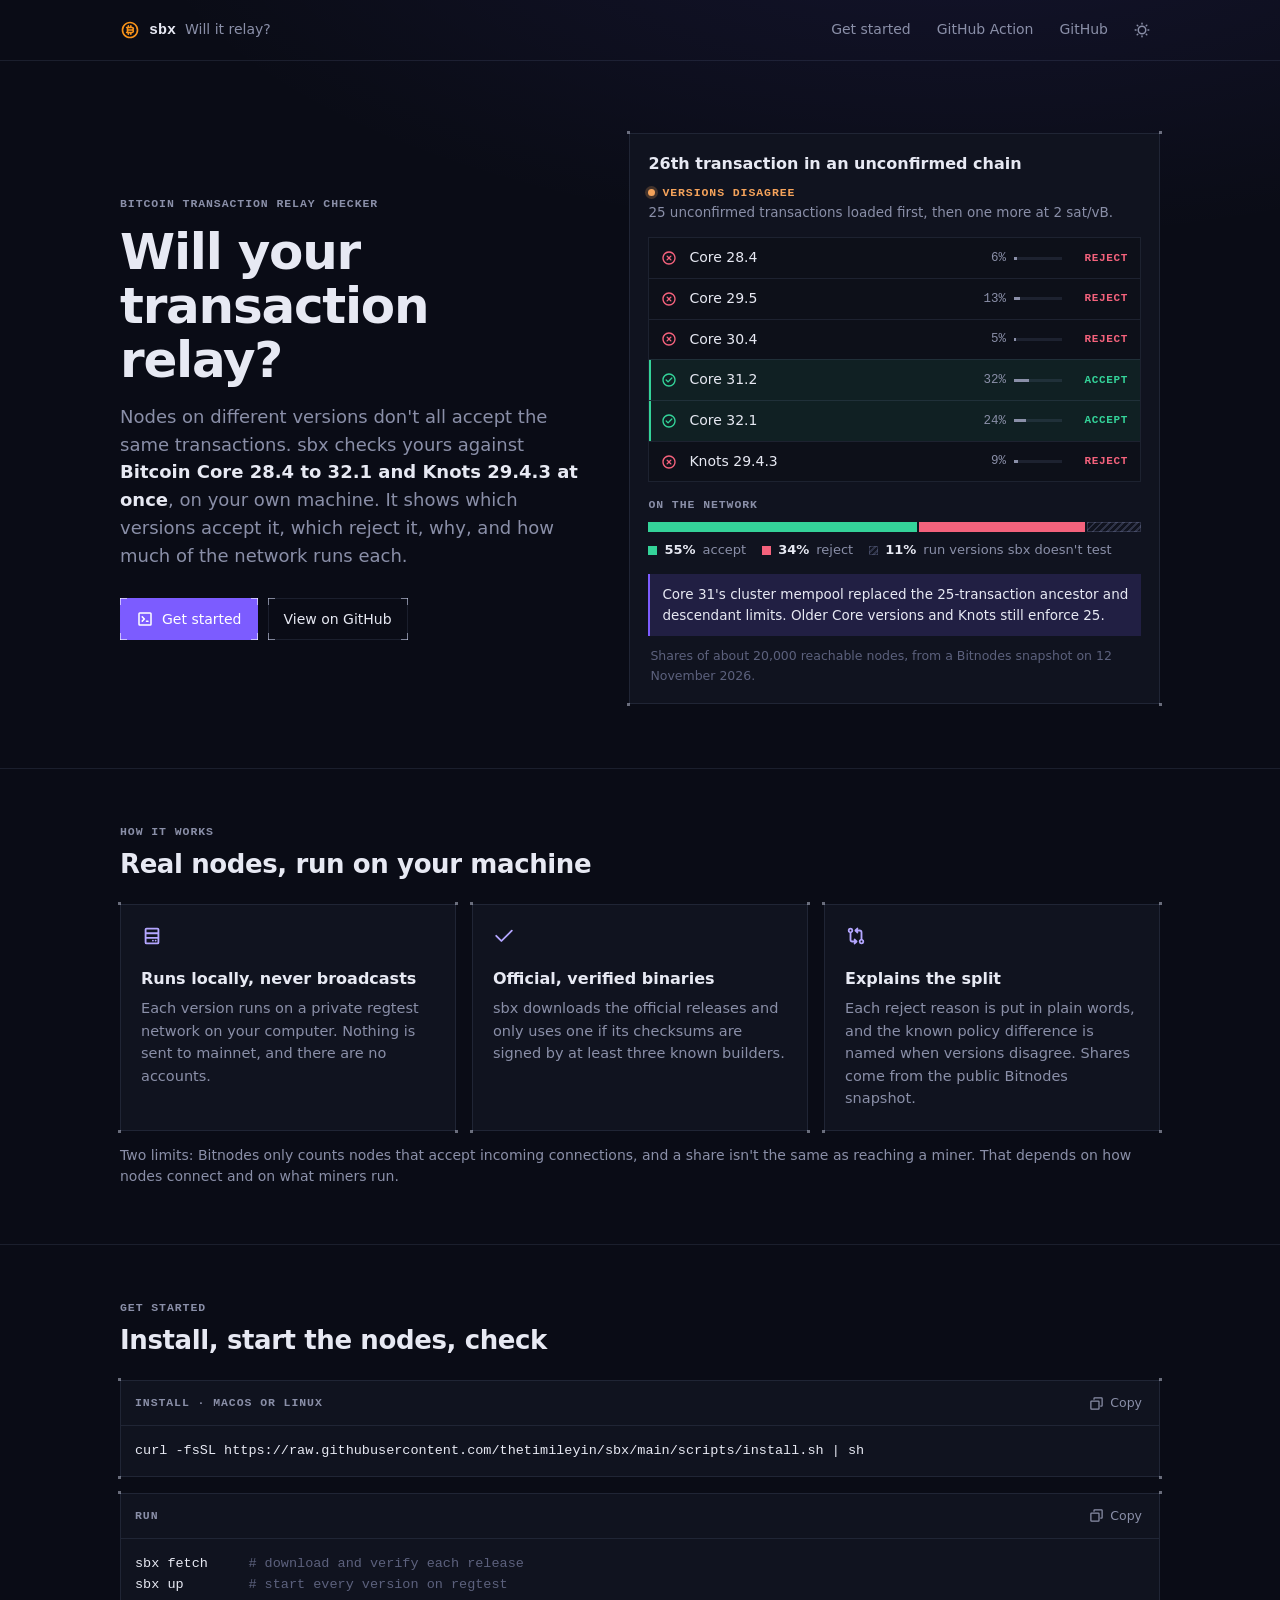
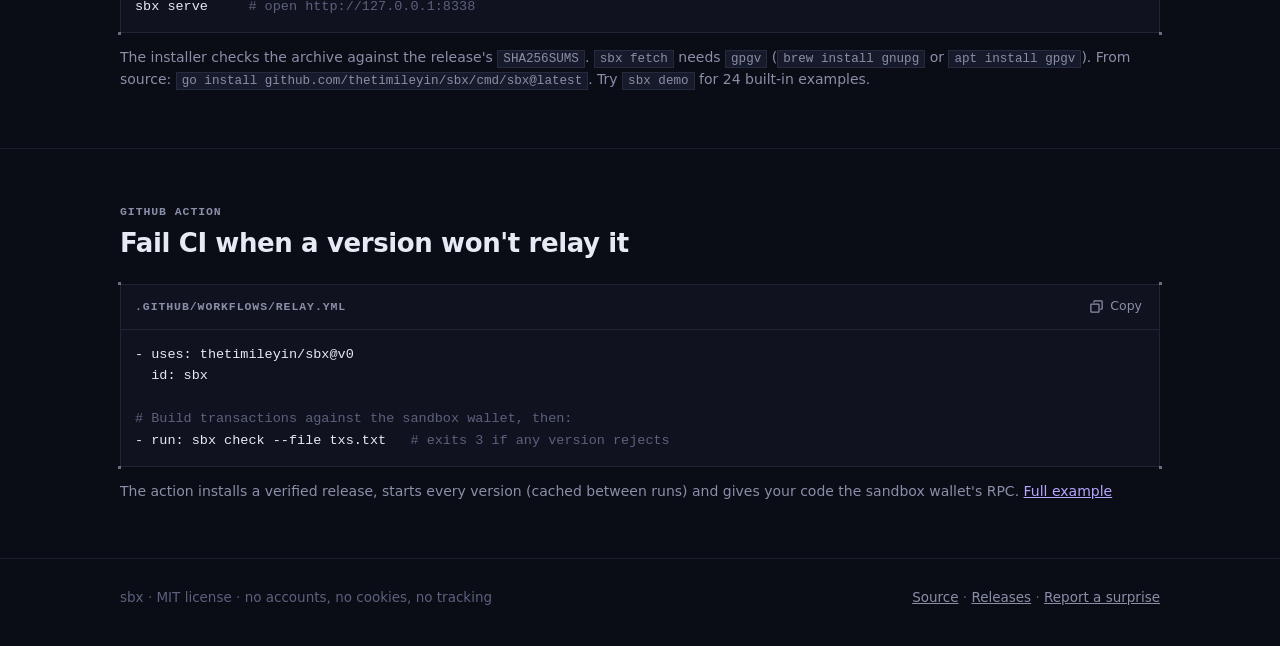
<file: site/index.html>
<!doctype html>
<html lang="en" data-theme="dark">
<head>
<meta charset="utf-8">
<meta name="viewport" content="width=device-width, initial-scale=1">
<title>sbx · Will it relay?</title>
<meta name="description" content="Check a Bitcoin transaction against several Core and Knots versions at once, on your own machine. See which accept it, which reject it, why, and how much of the network runs each.">
<script>
// Before first paint so the chosen theme never flashes. Dark is the default.
(function () {
  var t = "dark";
  try { t = localStorage.getItem("sbx-theme") || "dark"; } catch (e) {}
  document.documentElement.setAttribute("data-theme", t === "light" ? "light" : "dark");
})();
</script>
<style>
/* Same tokens as the sbx web page (internal/web/static/style.css). */
:root, [data-theme="dark"] {
  --bg: #0a0c16; --bg-glow: rgb(110 92 255 / 0.10);
  --panel: #10131f; --panel-2: #161a2a; --sunken: #0d1019;
  --text: #e7e9f3; --muted: #8a8fa8; --faint: #5c617d;
  --line: rgb(150 160 210 / 0.12); --line-strong: rgb(150 160 210 / 0.22);
  --bracket: rgb(220 225 245 / 0.55); --dot: rgb(220 225 245 / 0.45); --focus: #8b7bff;
  --accent: #7c5cff; --accent-text: #b4a6ff; --accent-soft: rgb(124 92 255 / 0.16);
  --accept: #34d399; --accept-soft: rgb(52 211 153 / 0.08);
  --reject: #f4627c; --reject-soft: rgb(244 98 124 / 0.08);
  --warn: #f5a35b; --brand: #f7931a;
  --mono: ui-monospace, "SF Mono", SFMono-Regular, Menlo, Consolas, monospace;
  --sans: ui-sans-serif, system-ui, -apple-system, "Segoe UI", Roboto, sans-serif;
  color-scheme: dark;
}
[data-theme="light"] {
  --bg: #eef0f6; --bg-glow: rgb(110 92 255 / 0.08);
  --panel: #ffffff; --panel-2: #f4f5fa; --sunken: #f6f7fb;
  --text: #141726; --muted: #5b6078; --faint: #8c90a6;
  --line: rgb(20 24 60 / 0.10); --line-strong: rgb(20 24 60 / 0.18);
  --bracket: rgb(20 24 60 / 0.55); --dot: rgb(20 24 60 / 0.40); --focus: #5b3fe0;
  --accent: #5b3fe0; --accent-text: #4a2fd0; --accent-soft: rgb(91 63 224 / 0.10);
  --accept: #0f8a5f; --accept-soft: rgb(15 138 95 / 0.07);
  --reject: #cf2f4c; --reject-soft: rgb(207 47 76 / 0.06);
  --warn: #b5620e; --brand: #e2840f;
  color-scheme: light;
}
* { box-sizing: border-box; }
html { -webkit-text-size-adjust: 100%; }
body {
  margin: 0; min-height: 100dvh;
  background: radial-gradient(1200px 520px at 75% -120px, var(--bg-glow), transparent 70%), var(--bg);
  color: var(--text); font: 16px/1.55 var(--sans); -webkit-font-smoothing: antialiased;
}
a { color: var(--accent-text); }
:focus-visible { outline: 1px solid var(--focus); outline-offset: 3px; }
.wrap { max-width: 1080px; margin: 0 auto; padding: 0 20px; }
.icon { width: 18px; height: 18px; fill: currentColor; flex: none; }
.caps { margin: 0; font: 600 11.5px/1.2 var(--mono); letter-spacing: 0.08em; text-transform: uppercase; color: var(--muted); }
code, pre { font-family: var(--mono); }

.brackets {
  --bk: var(--bracket); --bs: 7px; --bw: 1px;
  background:
    linear-gradient(var(--bk) 0 0) top left / var(--bs) var(--bw) no-repeat,
    linear-gradient(var(--bk) 0 0) top left / var(--bw) var(--bs) no-repeat,
    linear-gradient(var(--bk) 0 0) top right / var(--bs) var(--bw) no-repeat,
    linear-gradient(var(--bk) 0 0) top right / var(--bw) var(--bs) no-repeat,
    linear-gradient(var(--bk) 0 0) bottom left / var(--bs) var(--bw) no-repeat,
    linear-gradient(var(--bk) 0 0) bottom left / var(--bw) var(--bs) no-repeat,
    linear-gradient(var(--bk) 0 0) bottom right / var(--bs) var(--bw) no-repeat,
    linear-gradient(var(--bk) 0 0) bottom right / var(--bw) var(--bs) no-repeat,
    var(--bk-fill, transparent);
  box-shadow: inset 0 0 0 1px var(--line);
}
.panel { position: relative; background: var(--panel); border: 1px solid var(--line); }
.panel::before {
  content: ""; position: absolute; inset: -3px; pointer-events: none;
  background:
    linear-gradient(var(--dot) 0 0) top left / 3px 3px no-repeat,
    linear-gradient(var(--dot) 0 0) top right / 3px 3px no-repeat,
    linear-gradient(var(--dot) 0 0) bottom left / 3px 3px no-repeat,
    linear-gradient(var(--dot) 0 0) bottom right / 3px 3px no-repeat;
}

/* header */
.top { border-bottom: 1px solid var(--line); }
.top-inner { display: flex; align-items: center; justify-content: space-between; gap: 12px; min-height: 60px; }
.brand { display: inline-flex; align-items: center; gap: 9px; color: inherit; text-decoration: none; }
.brand .icon { width: 20px; height: 20px; color: var(--brand); }
.mark { font: 700 15px/1 var(--mono); }
.tagline { color: var(--muted); font-size: 14px; }
.nav { display: flex; align-items: center; gap: 6px; }
.nav a { color: var(--muted); text-decoration: none; font-size: 14px; padding: 8px 10px; }
.nav a:hover { color: var(--text); }
.icon-btn { display: inline-grid; place-items: center; width: 36px; height: 36px; border: 0; color: var(--muted); cursor: pointer; }
.icon-btn:hover { color: var(--text); }

/* hero */
.hero { display: grid; grid-template-columns: minmax(0, 1fr) minmax(0, 1.15fr); gap: 48px; align-items: center; padding-top: 72px; padding-bottom: 64px; }
h1 { margin: 14px 0 16px; font-size: clamp(34px, 5vw, 50px); line-height: 1.08; letter-spacing: -0.025em; font-weight: 650; text-wrap: balance; }
.lede { margin: 0 0 28px; color: var(--muted); font-size: 18px; max-width: 34em; text-wrap: pretty; }
.lede strong { color: var(--text); font-weight: 550; }
.actions { display: flex; flex-wrap: wrap; gap: 10px; }
.btn { display: inline-flex; align-items: center; gap: 8px; min-height: 42px; padding: 0 16px; font: 500 14px/1 var(--sans); color: var(--text); text-decoration: none; border: 0; cursor: pointer; }
.btn.primary { --bk-fill: var(--accent); --bk: rgb(255 255 255 / 0.6); color: #fff; box-shadow: none; }
.btn:active { transform: scale(0.97); }
@media (hover: hover) and (pointer: fine) {
  .btn.primary:hover { --bk-fill: color-mix(in srgb, var(--accent) 88%, white); }
  .btn:not(.primary):hover { --bk-fill: var(--panel-2); }
}

/* the sample result */
.result { padding: 18px; }
.rhead { display: flex; align-items: center; justify-content: space-between; gap: 10px; flex-wrap: wrap; margin-bottom: 4px; }
.rtitle { font-weight: 600; }
.verdict { display: inline-flex; align-items: center; gap: 7px; font: 600 11.5px/1 var(--mono); letter-spacing: 0.08em; text-transform: uppercase; color: var(--warn); }
.verdict::before { content: ""; width: 7px; height: 7px; border-radius: 50%; background: currentColor; box-shadow: 0 0 0 3px color-mix(in srgb, currentColor 22%, transparent); }
.rsub { margin: 0 0 14px; color: var(--muted); font-size: 13.5px; }
.vlist { border: 1px solid var(--line); background: var(--sunken); }
.vrow { display: flex; align-items: center; gap: 12px; padding: 9px 12px; font-size: 14px; }
.vrow + .vrow { border-top: 1px solid var(--line); }
.vrow .icon { width: 16px; height: 16px; }
.vrow.accept .icon, .vrow.accept .vstate { color: var(--accept); }
.vrow.reject .icon, .vrow.reject .vstate { color: var(--reject); }
.vrow.odd { background: var(--accept-soft); box-shadow: inset 2px 0 0 var(--accept); }
.vname { flex: 1; min-width: 0; font-weight: 500; }
.vshare { display: flex; align-items: center; gap: 8px; font: 12.5px/1 var(--mono); color: var(--muted); font-variant-numeric: tabular-nums; }
.meter { display: block; width: 48px; height: 3px; background: var(--line); }
.meter > span { display: block; height: 100%; background: var(--muted); }
.vstate { width: 54px; text-align: right; font: 600 11px/1 var(--mono); letter-spacing: 0.06em; text-transform: uppercase; }
.net { margin-top: 16px; }
.netbar { display: flex; height: 10px; gap: 2px; margin: 10px 0 8px; }
.netbar > span { min-width: 3px; }
.netbar .accept { background: var(--accept); }
.netbar .reject { background: var(--reject); }
.netbar .other { background: repeating-linear-gradient(135deg, var(--line-strong) 0 2px, transparent 2px 5px); box-shadow: inset 0 0 0 1px var(--line-strong); }
.netkey { display: flex; flex-wrap: wrap; gap: 6px 16px; margin: 0; padding: 0; list-style: none; font-size: 13px; color: var(--muted); }
.netkey li { display: inline-flex; align-items: center; gap: 7px; }
.netkey b { color: var(--text); font-weight: 600; font-variant-numeric: tabular-nums; }
.swatch { width: 9px; height: 9px; }
.netkey .accept .swatch { background: var(--accept); }
.netkey .reject .swatch { background: var(--reject); }
.netkey .other .swatch { background: repeating-linear-gradient(135deg, var(--line-strong) 0 2px, transparent 2px 4px); box-shadow: inset 0 0 0 1px var(--line-strong); }
.why { margin: 14px 0 0; padding: 10px 12px; border-left: 2px solid var(--accent); background: var(--accent-soft); font-size: 13.5px; color: var(--text); }
.cap { margin: 10px 2px 0; font-size: 12.5px; color: var(--faint); }

/* sections */
section.block { padding: 56px 0; border-top: 1px solid var(--line); }
h2 { margin: 10px 0 24px; font-size: 26px; line-height: 1.2; letter-spacing: -0.015em; font-weight: 620; }
.points { display: grid; grid-template-columns: repeat(3, minmax(0, 1fr)); gap: 16px; }
.point { padding: 20px; }
.point .icon { width: 22px; height: 22px; color: var(--accent-text); }
.point h3 { margin: 12px 0 6px; font-size: 16px; font-weight: 600; }
.point p { margin: 0; color: var(--muted); font-size: 14.5px; }
.steps { display: grid; grid-template-columns: minmax(0, 1fr); gap: 16px; }
.code { position: relative; min-width: 0; }
.code-head { display: flex; align-items: center; justify-content: space-between; padding: 8px 8px 8px 14px; border-bottom: 1px solid var(--line); }
pre { margin: 0; padding: 14px; overflow-x: auto; font-size: 13.5px; line-height: 1.6; color: var(--text); }
pre .c { color: var(--faint); }
.copy { display: inline-flex; align-items: center; gap: 6px; height: 28px; padding: 0 9px; border: 0; background: transparent; color: var(--muted); font: 500 12.5px/1 var(--sans); cursor: pointer; }
.copy:hover { color: var(--text); }
.copy .icon { width: 15px; height: 15px; }
.note { margin: 14px 0 0; color: var(--muted); font-size: 14px; }
code.inline { overflow-wrap: anywhere; font-size: 0.9em; padding: 1px 5px; background: var(--panel-2); border: 1px solid var(--line); }

footer { border-top: 1px solid var(--line); padding: 28px 0 40px; color: var(--faint); font-size: 13.5px; }
.foot { display: flex; flex-wrap: wrap; justify-content: space-between; gap: 10px 20px; }
footer a { color: var(--muted); }

@media (max-width: 860px) {
  .hero { grid-template-columns: 1fr; gap: 36px; padding-top: 44px; padding-bottom: 48px; }
  .points, .steps { grid-template-columns: 1fr; }
  .tagline { display: none; }
}
@media (max-width: 480px) {
  .wrap { padding: 0 16px; }
  .vshare .meter { display: none; }
  .vrow { gap: 10px; padding: 9px 10px; }
  .nav a.hide-sm { display: none; }
}
@media (prefers-reduced-motion: reduce) { .btn:active { transform: none; } }
</style>
</head>
<body>
<svg width="0" height="0" style="position:absolute" aria-hidden="true"><symbol id="currency-bitcoin" viewBox="0 0 24 24"><path d="M12 2c5.523 0 10 4.477 10 10s-4.477 10-10 10S2 17.523 2 12 6.477 2 12 2m0 2a8 8 0 1 0 0 16 8 8 0 0 0 0-16m1 2a1 1 0 0 1 .993.883L14 7v1h.5a2.5 2.5 0 0 1 2 4 2.5 2.5 0 0 1-1.836 3.995L14.5 16H14v1a1 1 0 0 1-1.993.117L12 17v-1h-1v1a1 1 0 0 1-1.993.117L9 17v-1H8a1 1 0 0 1-.117-1.993L8 14v-4a1 1 0 0 1-.117-1.993L8 8h1V7a1 1 0 0 1 1.993-.117L11 7v1h1V7a1 1 0 0 1 1-1m1.5 7H10v1h4.5a.5.5 0 0 0 .09-.992zm0-3H10v1h4.5a.5.5 0 0 0 0-1"/></symbol>
<symbol id="copy-2" viewBox="0 0 24 24"><path d="M9 2a2 2 0 0 0-2 2v2h2V4h11v11h-2v2h2a2 2 0 0 0 2-2V4a2 2 0 0 0-2-2zM4 7a2 2 0 0 0-2 2v11a2 2 0 0 0 2 2h11a2 2 0 0 0 2-2V9a2 2 0 0 0-2-2zm0 2h11v11H4z"/></symbol>
<symbol id="sun" viewBox="0 0 24 24"><path d="M12 19a1 1 0 0 1 1 1v1a1 1 0 1 1-2 0v-1a1 1 0 0 1 1-1m6.364-2.05.707.707a1 1 0 0 1-1.414 1.414l-.707-.707a1 1 0 0 1 1.414-1.414m-12.728 0a1 1 0 0 1 1.497 1.32l-.083.094-.707.707a1 1 0 0 1-1.497-1.32l.083-.094zM12 6a6 6 0 1 1 0 12 6 6 0 0 1 0-12m0 2a4 4 0 1 0 0 8 4 4 0 0 0 0-8m-8 3a1 1 0 0 1 .117 1.993L4 13H3a1 1 0 0 1-.117-1.993L3 11zm17 0a1 1 0 1 1 0 2h-1a1 1 0 1 1 0-2zM4.929 4.929a1 1 0 0 1 1.32-.083l.094.083.707.707a1 1 0 0 1-1.32 1.497l-.094-.083-.707-.707a1 1 0 0 1 0-1.414m14.142 0a1 1 0 0 1 0 1.414l-.707.707a1 1 0 1 1-1.414-1.414l.707-.707a1 1 0 0 1 1.414 0M12 2a1 1 0 0 1 1 1v1a1 1 0 1 1-2 0V3a1 1 0 0 1 1-1"/></symbol>
<symbol id="moon" viewBox="0 0 24 24"><path d="M13.574 3.137a1.01 1.01 0 0 0-1.097 1.409 6 6 0 0 1-7.931 7.931 1.01 1.01 0 0 0-1.409 1.097A9 9 0 0 0 21 12c0-4.434-3.206-8.118-7.426-8.863m1.307 2.481A7.002 7.002 0 0 1 12 19a7.002 7.002 0 0 1-6.382-4.12 8 8 0 0 0 9.263-9.263Z"/></symbol>
<symbol id="check" viewBox="0 0 24 24"><path d="M21.192 5.465a1 1 0 0 1 0 1.414L9.95 18.122a1.1 1.1 0 0 1-1.556 0l-5.586-5.586a1 1 0 1 1 1.415-1.415l4.95 4.95L19.777 5.465a1 1 0 0 1 1.414 0Z"/></symbol>
<symbol id="check-circle" viewBox="0 0 24 24"><path d="M12 2c5.523 0 10 4.477 10 10s-4.477 10-10 10S2 17.523 2 12 6.477 2 12 2m0 2a8 8 0 1 0 0 16 8 8 0 0 0 0-16m3.535 4.381a1 1 0 0 1 1.498 1.32l-.083.094-5.586 5.587a1.1 1.1 0 0 1-1.46.085l-.096-.085-2.758-2.758a1 1 0 0 1 1.32-1.498l.094.084 2.122 2.121 4.95-4.95Z"/></symbol>
<symbol id="close-circle" viewBox="0 0 24 24"><path d="M12 2c5.523 0 10 4.477 10 10s-4.477 10-10 10S2 17.523 2 12 6.477 2 12 2m0 2a8 8 0 1 0 0 16 8 8 0 0 0 0-16M9.879 8.464 12 10.586l2.121-2.122a1 1 0 1 1 1.415 1.415l-2.122 2.12 2.122 2.122a1 1 0 0 1-1.415 1.415L12 13.414l-2.121 2.122a1 1 0 0 1-1.415-1.415L10.586 12 8.465 9.879a1 1 0 0 1 1.414-1.415"/></symbol>
<symbol id="server" viewBox="0 0 24 24"><path d="M18 3a2 2 0 0 1 2 2v14a2 2 0 0 1-2 2H6a2 2 0 0 1-2-2V5a2 2 0 0 1 2-2zm0 12H6v4h12zm-5 1a1 1 0 1 1 0 2 1 1 0 0 1 0-2m3 0a1 1 0 1 1 0 2 1 1 0 0 1 0-2m2-6H6v3h12zm0-5H6v3h12z"/></symbol>
<symbol id="git-compare" viewBox="0 0 24 24"><path d="M6 3a3 3 0 0 1 1.172 5.762L7 8.83V16a1 1 0 0 0 .883.994L8 17h2.207l-.414-.414a1 1 0 0 1 1.32-1.498l.094.084 2.121 2.12a1 1 0 0 1 .084 1.32l-.084.095-2.12 2.121a1 1 0 0 1-1.498-1.32l.083-.094.414-.414H8a3 3 0 0 1-2.995-2.824L5 16V8.83A3.001 3.001 0 0 1 6 3m6.793.172a1 1 0 0 1 1.497 1.32l-.083.094-.414.414H16a3 3 0 0 1 2.995 2.824L19 8v7.17A3.001 3.001 0 0 1 18 21a3 3 0 0 1-1.172-5.762L17 15.17V8a1 1 0 0 0-.883-.993L16 7h-2.207l.414.414a1 1 0 0 1-1.32 1.498l-.094-.084-2.121-2.12a1 1 0 0 1-.084-1.321l.084-.094 2.12-2.121ZM18 17a1 1 0 1 0 0 2 1 1 0 0 0 0-2M6 5a1 1 0 1 0 0 2 1 1 0 0 0 0-2"/></symbol>
<symbol id="terminal-box" viewBox="0 0 24 24"><path d="M19 3a2 2 0 0 1 2 2v14a2 2 0 0 1-2 2H5a2 2 0 0 1-2-2V5a2 2 0 0 1 2-2zm0 2H5v14h14zm-3 9a1 1 0 0 1 .117 1.993L16 16h-2a1 1 0 0 1-.117-1.993L14 14zM9.05 8.465l2.829 2.828a1 1 0 0 1 0 1.414L9.05 15.536a1 1 0 0 1-1.414-1.415l2.121-2.12-2.12-2.122A1 1 0 1 1 9.05 8.465"/></symbol></svg>

<header class="top">
  <div class="wrap top-inner">
    <a class="brand" href="./">
      <svg class="icon" aria-hidden="true"><use href="#currency-bitcoin"/></svg>
      <span class="mark">sbx</span>
      <span class="tagline">Will it relay?</span>
    </a>
    <nav class="nav" aria-label="Main">
      <a class="hide-sm" href="#start">Get started</a>
      <a class="hide-sm" href="#ci">GitHub Action</a>
      <a href="https://github.com/thetimileyin/sbx">GitHub</a>
      <button id="theme" class="icon-btn" type="button" aria-label="Switch to light theme" style="background:none">
        <svg class="icon" aria-hidden="true"><use href="#sun"/></svg>
      </button>
    </nav>
  </div>
</header>

<main>
  <div class="wrap hero">
    <div>
      <p class="caps">Bitcoin transaction relay checker</p>
      <h1>Will your transaction relay?</h1>
      <p class="lede">Nodes on different versions don't all accept the same transactions. sbx checks yours against <strong>Bitcoin Core 28.4 to 32.1 and Knots 29.4.3 at once</strong>, on your own machine. It shows which versions accept it, which reject it, why, and how much of the network runs each.</p>
      <div class="actions">
        <a class="btn primary brackets" href="#start">
          <svg class="icon" aria-hidden="true"><use href="#terminal-box"/></svg>Get started
        </a>
        <a class="btn brackets" href="https://github.com/thetimileyin/sbx">View on GitHub</a>
      </div>
    </div>

    <figure class="panel result" style="margin:0" aria-label="Example result">
      <div class="rhead">
        <span class="rtitle">26th transaction in an unconfirmed chain</span>
        <span class="verdict">Versions disagree</span>
      </div>
      <p class="rsub">25 unconfirmed transactions loaded first, then one more at 2 sat/vB.</p>
      <div class="vlist">
        <div class="vrow reject"><svg class="icon" aria-hidden="true"><use href="#close-circle"/></svg><span class="vname">Core 28.4</span><span class="vshare">6%<span class="meter"><span style="width:6%"></span></span></span><span class="vstate">Reject</span></div>
        <div class="vrow reject"><svg class="icon" aria-hidden="true"><use href="#close-circle"/></svg><span class="vname">Core 29.5</span><span class="vshare">13%<span class="meter"><span style="width:13%"></span></span></span><span class="vstate">Reject</span></div>
        <div class="vrow reject"><svg class="icon" aria-hidden="true"><use href="#close-circle"/></svg><span class="vname">Core 30.4</span><span class="vshare">5%<span class="meter"><span style="width:5%"></span></span></span><span class="vstate">Reject</span></div>
        <div class="vrow accept odd"><svg class="icon" aria-hidden="true"><use href="#check-circle"/></svg><span class="vname">Core 31.2</span><span class="vshare">32%<span class="meter"><span style="width:32%"></span></span></span><span class="vstate">Accept</span></div>
        <div class="vrow accept odd"><svg class="icon" aria-hidden="true"><use href="#check-circle"/></svg><span class="vname">Core 32.1</span><span class="vshare">24%<span class="meter"><span style="width:24%"></span></span></span><span class="vstate">Accept</span></div>
        <div class="vrow reject"><svg class="icon" aria-hidden="true"><use href="#close-circle"/></svg><span class="vname">Knots 29.4.3</span><span class="vshare">9%<span class="meter"><span style="width:9%"></span></span></span><span class="vstate">Reject</span></div>
      </div>
      <div class="net">
        <p class="caps">On the network</p>
        <div class="netbar" aria-hidden="true">
          <span class="accept" style="flex:55"></span><span class="reject" style="flex:34"></span><span class="other" style="flex:11"></span>
        </div>
        <ul class="netkey">
          <li class="accept"><span class="swatch"></span><b>55%</b> accept</li>
          <li class="reject"><span class="swatch"></span><b>34%</b> reject</li>
          <li class="other"><span class="swatch"></span><b>11%</b> run versions sbx doesn't test</li>
        </ul>
      </div>
      <p class="why">Core 31's cluster mempool replaced the 25-transaction ancestor and descendant limits. Older Core versions and Knots still enforce 25.</p>
      <figcaption class="cap">Shares of about 20,000 reachable nodes, from a Bitnodes snapshot on 12 November 2026.</figcaption>
    </figure>
  </div>

  <section class="block" aria-labelledby="how">
    <div class="wrap">
      <p class="caps">How it works</p>
      <h2 id="how">Real nodes, run on your machine</h2>
      <div class="points">
        <div class="point panel">
          <svg class="icon" aria-hidden="true"><use href="#server"/></svg>
          <h3>Runs locally, never broadcasts</h3>
          <p>Each version runs on a private regtest network on your computer. Nothing is sent to mainnet, and there are no accounts.</p>
        </div>
        <div class="point panel">
          <svg class="icon" aria-hidden="true"><use href="#check"/></svg>
          <h3>Official, verified binaries</h3>
          <p>sbx downloads the official releases and only uses one if its checksums are signed by at least three known builders.</p>
        </div>
        <div class="point panel">
          <svg class="icon" aria-hidden="true"><use href="#git-compare"/></svg>
          <h3>Explains the split</h3>
          <p>Each reject reason is put in plain words, and the known policy difference is named when versions disagree. Shares come from the public Bitnodes snapshot.</p>
        </div>
      </div>
      <p class="note">Two limits: Bitnodes only counts nodes that accept incoming connections, and a share isn't the same as reaching a miner. That depends on how nodes connect and on what miners run.</p>
    </div>
  </section>

  <section class="block" id="start" aria-labelledby="start-title">
    <div class="wrap">
      <p class="caps">Get started</p>
      <h2 id="start-title">Install, start the nodes, check</h2>
      <div class="steps">
        <div class="code panel">
          <div class="code-head"><span class="caps">Install · macOS or Linux</span><button class="copy" type="button" data-copy="install"><svg class="icon" aria-hidden="true"><use href="#copy-2"/></svg><span>Copy</span></button></div>
          <pre id="install">curl -fsSL https://raw.githubusercontent.com/thetimileyin/sbx/main/scripts/install.sh | sh</pre>
        </div>
        <div class="code panel">
          <div class="code-head"><span class="caps">Run</span><button class="copy" type="button" data-copy="run"><svg class="icon" aria-hidden="true"><use href="#copy-2"/></svg><span>Copy</span></button></div>
          <pre id="run">sbx fetch     <span class="c"># download and verify each release</span>
sbx up        <span class="c"># start every version on regtest</span>
sbx serve     <span class="c"># open http://127.0.0.1:8338</span></pre>
        </div>
      </div>
      <p class="note">The installer checks the archive against the release's <code class="inline">SHA256SUMS</code>. <code class="inline">sbx fetch</code> needs <code class="inline">gpgv</code> (<code class="inline">brew install gnupg</code> or <code class="inline">apt install gpgv</code>). From source: <code class="inline">go install github.com/thetimileyin/sbx/cmd/sbx@latest</code>. Try <code class="inline">sbx demo</code> for 24 built-in examples.</p>
    </div>
  </section>

  <section class="block" id="ci" aria-labelledby="ci-title">
    <div class="wrap">
      <p class="caps">GitHub Action</p>
      <h2 id="ci-title">Fail CI when a version won't relay it</h2>
      <div class="code panel">
        <div class="code-head"><span class="caps">.github/workflows/relay.yml</span><button class="copy" type="button" data-copy="action"><svg class="icon" aria-hidden="true"><use href="#copy-2"/></svg><span>Copy</span></button></div>
        <pre id="action">- uses: thetimileyin/sbx@v0
  id: sbx

<span class="c"># Build transactions against the sandbox wallet, then:</span>
- run: sbx check --file txs.txt   <span class="c"># exits 3 if any version rejects</span></pre>
      </div>
      <p class="note">The action installs a verified release, starts every version (cached between runs) and gives your code the sandbox wallet's RPC. <a href="https://github.com/thetimileyin/sbx#github-action">Full example</a></p>
    </div>
  </section>
</main>

<footer>
  <div class="wrap foot">
    <span>sbx · MIT license · no accounts, no cookies, no tracking</span>
    <span><a href="https://github.com/thetimileyin/sbx">Source</a> · <a href="https://github.com/thetimileyin/sbx/releases/latest">Releases</a> · <a href="https://github.com/thetimileyin/sbx/issues">Report a surprise</a></span>
  </div>
</footer>

<script>
(function () {
  var root = document.documentElement, btn = document.getElementById("theme");
  function sync() {
    var dark = root.getAttribute("data-theme") !== "light";
    btn.setAttribute("aria-label", dark ? "Switch to light theme" : "Switch to dark theme");
    btn.querySelector("use").setAttribute("href", dark ? "#sun" : "#moon");
  }
  btn.addEventListener("click", function () {
    var next = root.getAttribute("data-theme") === "light" ? "dark" : "light";
    root.setAttribute("data-theme", next);
    try { localStorage.setItem("sbx-theme", next); } catch (e) {}
    sync();
  });
  sync();

  document.querySelectorAll(".copy").forEach(function (b) {
    b.addEventListener("click", function () {
      var text = document.getElementById(b.dataset.copy).textContent
        .split("\n").map(function (l) { return l.replace(/\s+#.*$/, ""); }).join("\n").trim();
      var label = b.querySelector("span");
      navigator.clipboard.writeText(text).then(function () {
        label.textContent = "Copied";
        setTimeout(function () { label.textContent = "Copy"; }, 1500);
      }, function () { label.textContent = "Select to copy"; });
    });
  });
})();
</script>
</body>
</html>
</file>
